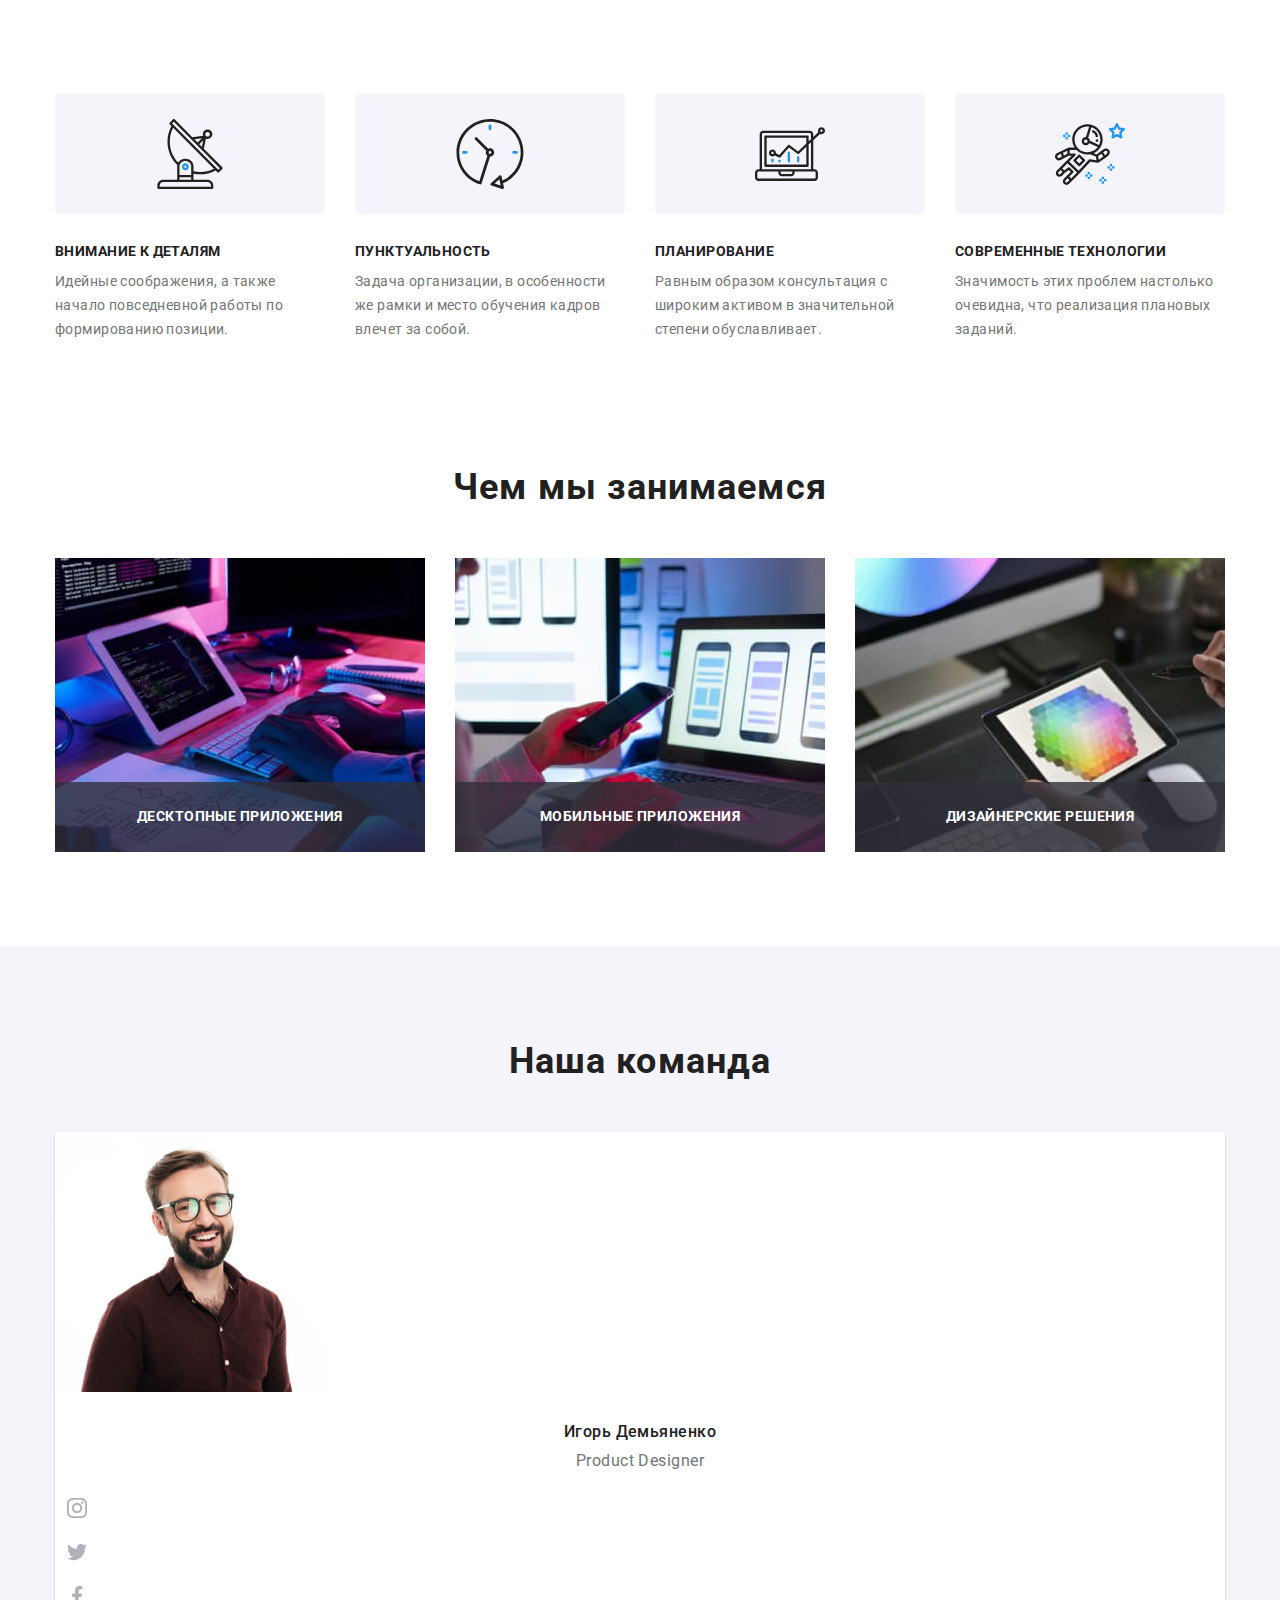
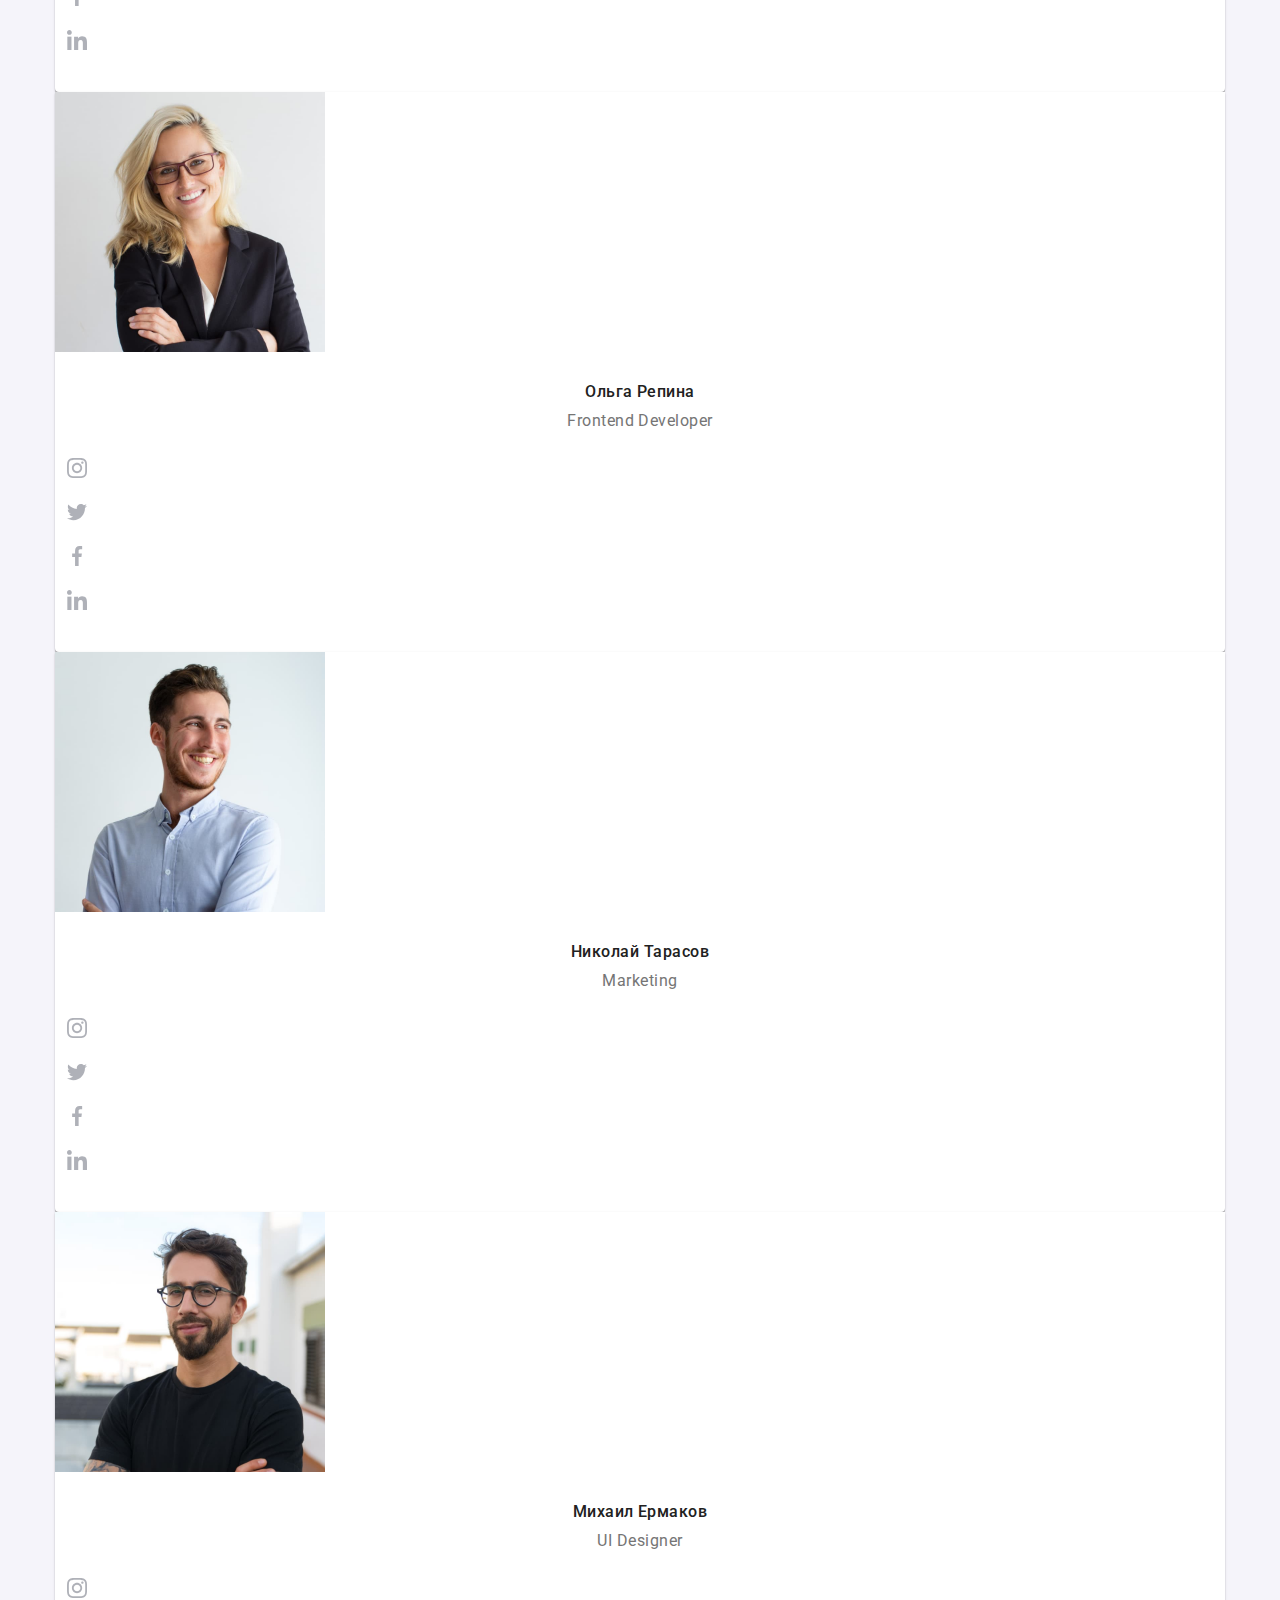
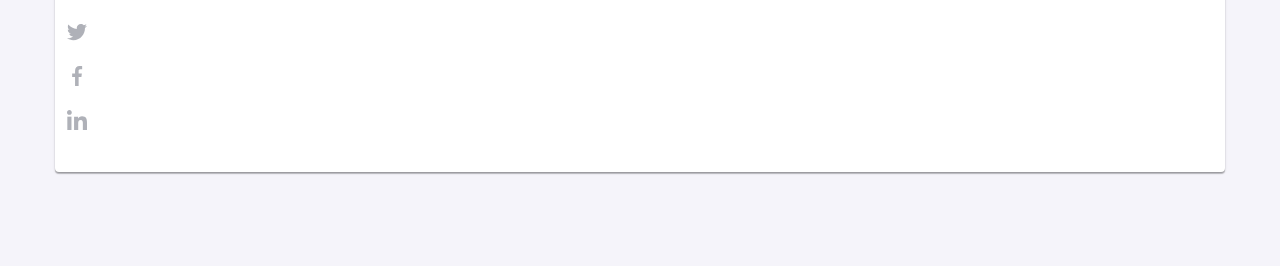
<file: index.html>
<!DOCTYPE html>
<html lang="en">
  <head>
    <meta charset="UTF-8" />
    <meta http-equiv="X-UA-Compatible" content="IE=edge" />
    <meta name="viewport" content="width=device-width, initial-scale=1.0" />
    <link rel="preconnect" href="https://fonts.googleapis.com" />
    <link rel="preconnect" href="https://fonts.gstatic.com" crossorigin />
    <link
      href="https://fonts.googleapis.com/css2?family=Raleway:wght@700&family=Roboto:wght@400;500;700;900&display=swap"
      rel="stylesheet"
    />
<meta name="viewport" content="width=device-width, initial-scale=1.0" />
    <title>WebStudio</title>

    <link
      rel="stylesheet"
      href="https://cdnjs.cloudflare.com/ajax/libs/modern-normalize/1.1.0/modern-normalize.min.css"
    />
    <link rel="stylesheet" href="./css/main.min.css">
  </head>
  <body>

<!-- ========= Header ======== -->

    <!-- <header>
      <div class="container header">
        
        <nav class="header__navigation">
          <a href="" class="logo link">Web<span class="logo-header">Studio</span></a>
          <ul class="list header__menu">
            <li class="header__menu-item">
              <a class="menu-item__link link active-list" href="./index.html">Студия</a>
            </li>
            <li class="header__menu-item">
              <a class="menu-item__link link" href="./portfolio.html">Портфолио</a>
            </li>
            <li class="header__menu-item">
              <a class="menu-item__link link" href="">Контакты</a>
            </li>
          </ul>
        </nav>

        <ul class="list header__contacts">
          <li class="header__contacts-item">
            <a href="https//mailto:info@devstudio.com" class="link contacts-item__link">
              <svg width="16" height="12" class="contacts-item__icon">
                <use href="./images/icons.svg#icon-envelope"></use>
              </svg>
              info@devstudio.com</a
            >
          </li>
          <li class="header__contacts-item">
            <a href="https//tel:+380961111111" class="link contacts-item__link">
              <svg width="10" height="16" class="contacts-item__icon">
                <use href="./images/icons.svg#icon-smartphone"></use>
              </svg>
              +38 096 111 11 11</a
            >
          </li>
        </ul>
      </div>
    </header> -->

    <main>
      <!-- Section hero -->
      <!-- <section>
        <div class="hero">
          <h1 class="hero__title">Эффективные решения для вашего бизнеса</h1>
          <button class="hero__btn" type="button" data-modal-open>Заказать услугу</button>
        </div>
      </section> -->

      <!-- Section 1 Features (Особенности) -->
      <section class="section">
        <div class="container">
          <ul class="list features">
            <li class="features__item">
              <div class="features__icon">
                <svg width="70" height="70">
                  <use href="./images/icons.svg#icon-antenna-1"></use>
                </svg>
              </div>
              <h3 class="features__title">внимание к деталям</h3>
              <p class="features__text">
                Идейные соображения, а также начало повседневной работы по формированию позиции.
              </p>
            </li>
            <li class="features__item">
              <div class="features__icon">
                <svg width="70" height="70">
                  <use href="./images/icons.svg#icon-clock-1"></use>
                </svg>
              </div>
              <h3 class="features__title">пунктуальность</h3>
              <p class="features__text">
                Задача организации, в особенности же рамки и место обучения кадров влечет за собой.
              </p>
            </li>
            <li class="features__item">
              <div class="features__icon">
                <svg width="70" height="70">
                  <use href="./images/icons.svg#icon-diagram-1"></use>
                </svg>
              </div>
              <h3 class="features__title">планирование</h3>
              <p class="features__text">
                Равным образом консультация с широким активом в значительной степени обуславливает.
              </p>
            </li>
            <li class="features__item">
              <div class="features__icon">
                <svg width="70" height="70">
                  <use href="./images/icons.svg#icon-astronaut-1"></use>
                </svg>
              </div>
              <h3 class="features__title">современные технологии</h3>
              <p class="features__text">
                Значимость этих проблем настолько очевидна, что реализация плановых заданий.
              </p>
            </li>
          </ul>
        </div>
      </section>

      <!-- Section 2 Чем мы занимаемся -->
      <section class="section section-align">
        <div class="container">

          <h2 class="title-sections">Чем мы занимаемся</h2>

          <ul class="list services">
            <li class="services__item">
              <a href="" class="services__item-link"
                ><img
                  src="./images/img.jpg"
                  alt="Руки лежат на клавиатуре перед монитором и планшетом"
                  width="370"
                />
                <div class="services__item-text"><p>Десктопные приложения</p></div>
              </a>
            </li>
            <li class="services__item">
              <a href="" class="services__item-link"
                ><img
                  src="./images/img2.jpg"
                  alt="Открытый ноутбук и телефон в правой руке"
                  width="370"
                />
                <div class="services__item-text"><p>Мобильные приложения</p></div></a
              >
            </li>
            <li class="services__item">
              <a href="" class="services__item-link"
                ><img 
                  src="./images/img3.jpg" 
                  alt="Планшет в руке" 
                  width="370" />
                <div class="services__item-text"><p>Дизайнерские решения</p></div></a
              >
            </li>
          </ul>
        </div>
      </section>

      <!-- Section 3 Team -->
      <section class="section main-team-container">
        <div class="container">

          <h2 class="title-sections">Наша команда</h2>

          <ul class="list team">
            <li class="team__item">
              <img src="./images/ihor_demyanienko.jpg" alt="Игорь Демьяненко" width="270" />

              <div class="employee-cards">
                <h3 class="employee-cards__name">Игорь Демьяненко</h3>
                <p class="employee-cards__profession">Product Designer</p>
                <ul class="employee-cards__social-link list">
                  <li>
                    <a href="" class="social-link__icon">
                      <svg width="20" height="20">
                        <use href="./images/icons.svg#icon-instagram"></use>
                      </svg>
                    </a>
                  </li>

                  <li>
                    <a href="" class="social-link__icon">
                      <svg width="20" height="20">
                        <use href="./images/icons.svg#icon-twitter"></use>
                      </svg>
                    </a>
                  </li>
                  <li>
                    <a href="" class="social-link__icon">
                      <svg width="20" height="20">
                        <use href="./images/icons.svg#icon-facebook"></use>
                      </svg>
                    </a>
                  </li>
                  <li>
                    <a href="" class="social-link__icon">
                      <svg width="20" height="20">
                        <use href="./images/icons.svg#icon-linkedin"></use>
                      </svg>
                    </a>
                  </li>
                </ul>
              </div>
            </li>
            <li class="team__item">
              <img src="./images/olga_repina.jpg" alt="Ольга Репина" width="270" />

              <div class="employee-cards">
                <h3 class="employee-cards__name">Ольга Репина</h3>
                <p class="employee-cards__profession">Frontend Developer</p>
                <ul class="employee-cards__social-link list">
                  <li>
                    <a href="" class="social-link__icon">
                      <svg width="20" height="20">
                        <use href="./images/icons.svg#icon-instagram"></use>
                      </svg>
                    </a>
                  </li>
                  <li>
                    <a href="" class="social-link__icon">
                      <svg width="20" height="20">
                        <use href="./images/icons.svg#icon-twitter"></use>
                      </svg>
                    </a>
                  </li>
                  <li>
                    <a href="" class="social-link__icon">
                      <svg width="20" height="20">
                        <use href="./images/icons.svg#icon-facebook"></use>
                      </svg>
                    </a>
                  </li>
                  <li>
                    <a href="" class="social-link__icon">
                      <svg width="20" height="20">
                        <use href="./images/icons.svg#icon-linkedin"></use>
                      </svg>
                    </a>
                  </li>
                </ul>
              </div>
            </li>

            <li class="team__item">
              <img src="./images/nikolai_tarasov.jpg" alt="Николай Тарасов" width="270" />

              <div class="employee-cards">
                <h3 class="employee-cards__name">Николай Тарасов</h3>
                <p class="employee-cards__profession">Marketing</p>
                <ul class="employee-cards__social-link list">
                  <li>
                    <a href="" class="social-link__icon">
                      <svg width="20" height="20">
                        <use href="./images/icons.svg#icon-instagram"></use>
                      </svg>
                    </a>
                  </li>
                  <li>
                    <a href="" class="social-link__icon">
                      <svg width="20" height="20">
                        <use href="./images/icons.svg#icon-twitter"></use>
                      </svg>
                    </a>
                  </li>
                  <li>
                    <a href="" class="social-link__icon">
                      <svg width="20" height="20">
                        <use href="./images/icons.svg#icon-facebook"></use>
                      </svg>
                    </a>
                  </li>
                  <li>
                    <a href="" class="social-link__icon">
                      <svg width="20" height="20">
                        <use href="./images/icons.svg#icon-linkedin"></use>
                      </svg>
                    </a>
                  </li>
                </ul>
              </div>
            </li>

            <li class="team__item">
              <img src="./images/mihail_ermakov.jpg" alt="Михаил Ермаков" width="270" />

              <div class="employee-cards">
                <h3 class="employee-cards__name">Михаил Ермаков</h3>
                <p class="employee-cards__profession">UI Designer</p>
                <ul class="employee-cards__social-link list">
                  <li>
                    <a href="" class="social-link__icon">
                      <svg width="20" height="20">
                        <use href="./images/icons.svg#icon-instagram"></use>
                      </svg>
                    </a>
                  </li>
                  <li>
                    <a href="" class="social-link__icon">
                      <svg width="20" height="20">
                        <use href="./images/icons.svg#icon-twitter"></use>
                      </svg>
                    </a>
                  </li>
                  <li>
                    <a href="" class="social-link__icon">
                      <svg width="20" height="20">
                        <use href="./images/icons.svg#icon-facebook"></use>
                      </svg>
                    </a>
                  </li>
                  <li>
                    <a href="" class="social-link__icon">
                      <svg width="20" height="20">
                        <use href="./images/icons.svg#icon-linkedin"></use>
                      </svg>
                    </a>
                  </li>
                </ul>
              </div>
            </li>
          </ul>
        </div>
      </section>

      <!-- Section 4 Клиенты -->

      <!-- <section class="section">
        <div class="container">

          <h2 class="title-sections">Постоянные клиенты</h2>

          <ul class="list clients">
            <li class="clients__item">
              <a href="" class="clients__item-link">
                <svg width="106" height="60"><use href="./images/icons.svg#icon-Logo" /></svg>
              </a>
            </li>
            <li class="clients__item">
              <a href="" class="clients__item-link">
                <svg width="106" height="60"><use href="./images/icons.svg#icon-Logo2" /></svg>
              </a>
            </li>
            <li class="clients__item">
              <a href="" class="clients__item-link">
                <svg width="106" height="60"><use href="./images/icons.svg#icon-Logo3" /></svg>
              </a>
            </li>
            <li class="clients__item">
              <a href="" class="clients__item-link">
                <svg width="106" height="60"><use href="./images/icons.svg#icon-Logo4" /></svg>
              </a>
            </li>
            <li class="clients__item">
              <a href="" class="clients__item-link">
                <svg width="106" height="60"><use href="./images/icons.svg#icon-Logo5" /></svg>
              </a>
            </li>
            <li class="clients__item">
              <a href="" class="clients__item-link">
                <svg width="106" height="60"><use href="./images/icons.svg#icon-Logo6" /></svg>
              </a>
            </li>
          </ul>
        </div>
      </section> -->

      <!-- Подвал -->
      <!-- <footer class="footer">
        <div class="container footer__parts">

          <div class="footer__contacts">
            <a href="" class="logo link">Web<span class="footer__logo">Studio</span></a>
            <address class="footer__adress">г. Киев, пр-т Леси Украинки, 26</address>
            <ul class="list">
              <li>
                <a class="footer__contacts-link link" href="https//mailto:info@example.com"
                  >info@example.com</a
                >
              </li>
              <li>
                <a class="footer__contacts-link link" href="https//tel:+380991111111"
                  >+38 099 111 11 11</a
                >
              </li>
            </ul>
          </div>

          <div class="footer__social">
            <p class="footer__social__text">присоединяйтесь</p>
            <ul class="footer__social__links list">
              <li>
                <a href="" class="footer__social__icon">
                  <svg width="20" height="20">
                    <use href="./images/icons.svg#icon-instagram"></use>
                  </svg>
                </a>
              </li>
              <li>
                <a href="" class="footer__social__icon">
                  <svg width="20" height="20">
                    <use href="./images/icons.svg#icon-twitter"></use>
                  </svg>
                </a>
              </li>
              <li>
                <a href="" class="footer__social__icon">
                  <svg width="20" height="20">
                    <use href="./images/icons.svg#icon-facebook"></use>
                  </svg>
                </a>
              </li>
              <li>
                <a href="" class="footer__social__icon">
                  <svg width="20" height="20">
                    <use href="./images/icons.svg#icon-linkedin"></use>
                  </svg>
                </a>
              </li>
            </ul>
          </div>

          <div class="footer__subscribe">
            <label for="subscribe" class="footer__subscribe__text">Подпишитесь на рассылку</label>
            <div class="footer__subscribe__form">
              
              <input type="email" name="user-email" id="subscribe" placeholder="E-mail" class="footer__subscribe__input">
            
              <button type="submit" class="footer__subscribe__btn">Подписаться<svg width="24" height="24" class="footer__subscribe__icon"><use href="./images/icons.svg#icon-send"></use></svg></button>
            </div>
          </div>
        </div>
      </footer> -->

    <!-- ================================= Backdrop =================================== -->


      <div class="backdrop is-hidden" data-modal>
        <div class="modal">
          <button type="button" class="modal__close" data-modal-close>
            <svg class="icon-close-modal" width="11" height="11">
              <use href="./images/icons.svg#icon-close-modal"></use>
            </svg>
          </button>

          <p class="modal__title">Оставьте свои данные, мы вам перезвоним</p>

          <form action="#" class="modal__form">

            
              <div class="form__label">
                
                <label for="user-name" class="form__label-text">Имя</label>

                <div class="input-wrap">
                  <input 
                    type="text" 
                    id="user-name"
                    name="user-name" 
                    required 
                    class="input-wrap__area"/>
                  <svg width="18" height="18" class="input-wrap__icon">
                    <use href="./images/icons.svg#icon-person-black-18dp-1"></use>
                  </svg>  
                </div> 
              </div>

              <div class="form__label">
               
                <label for="tel" class="form__label-text">Телефон</label>

                <div class="input-wrap">
                  <input 
                    type="tel" 
                    id="tel" 
                    name="user-tel" 
                    required 
                    class="input-wrap__area"/>
                  <svg width="18" height="18" class="input-wrap__icon">
                    <use href="./images/icons.svg#icon-phone-black-18dp-1">
                  </svg>
                </div>
              </div>

              <div class="form__label">

                <label for="email" class="form__label-text">Почта</label>

                <div class="input-wrap">
                  <input 
                    type="email" 
                    id="email" 
                    name="user-email" 
                    required 
                    class="input-wrap__area"/>
                  <svg width="18" height="18" class="input-wrap__icon">
                    <use href="./images/icons.svg#icon-email-black-18dp-1">
                  </svg>
                </div>
              </div>
            
              <div class="form__label">
                <div class="form__area-comments">
                  <label for="comments" class="form__label-text">Комментарий</label>
                    <textarea 
                      name="comments" 
                      id="comments" 
                      placeholder="Введите текст" 
                      class="form__label-comments"></textarea>
                </div>
              </div>
            
              <div class="modal-policy">
                <input 
                  type="checkbox" 
                  name="policy" 
                  id="policy"
                  class="modal-policy__check visually-hidden"/>
              <label for="policy" class="modal-policy__text"><span class="icon-check">
                <svg class="modal-policy__icon-check" width="11" height="8">
                  <use href="./images/icons.svg#icon-check"></use>
                </svg>
              </span>Соглашаюсь с рассылкой и принимаю&nbsp<a href="" class="agreement">Условия договора</a></label>
              </div>

            <button type="submit" class="modal-btn">Отправить</button>
          </form>
        </div>
      </div>
    </main>
    <script src="./js/modal.js"></script>
  </body>
</html>
</file>
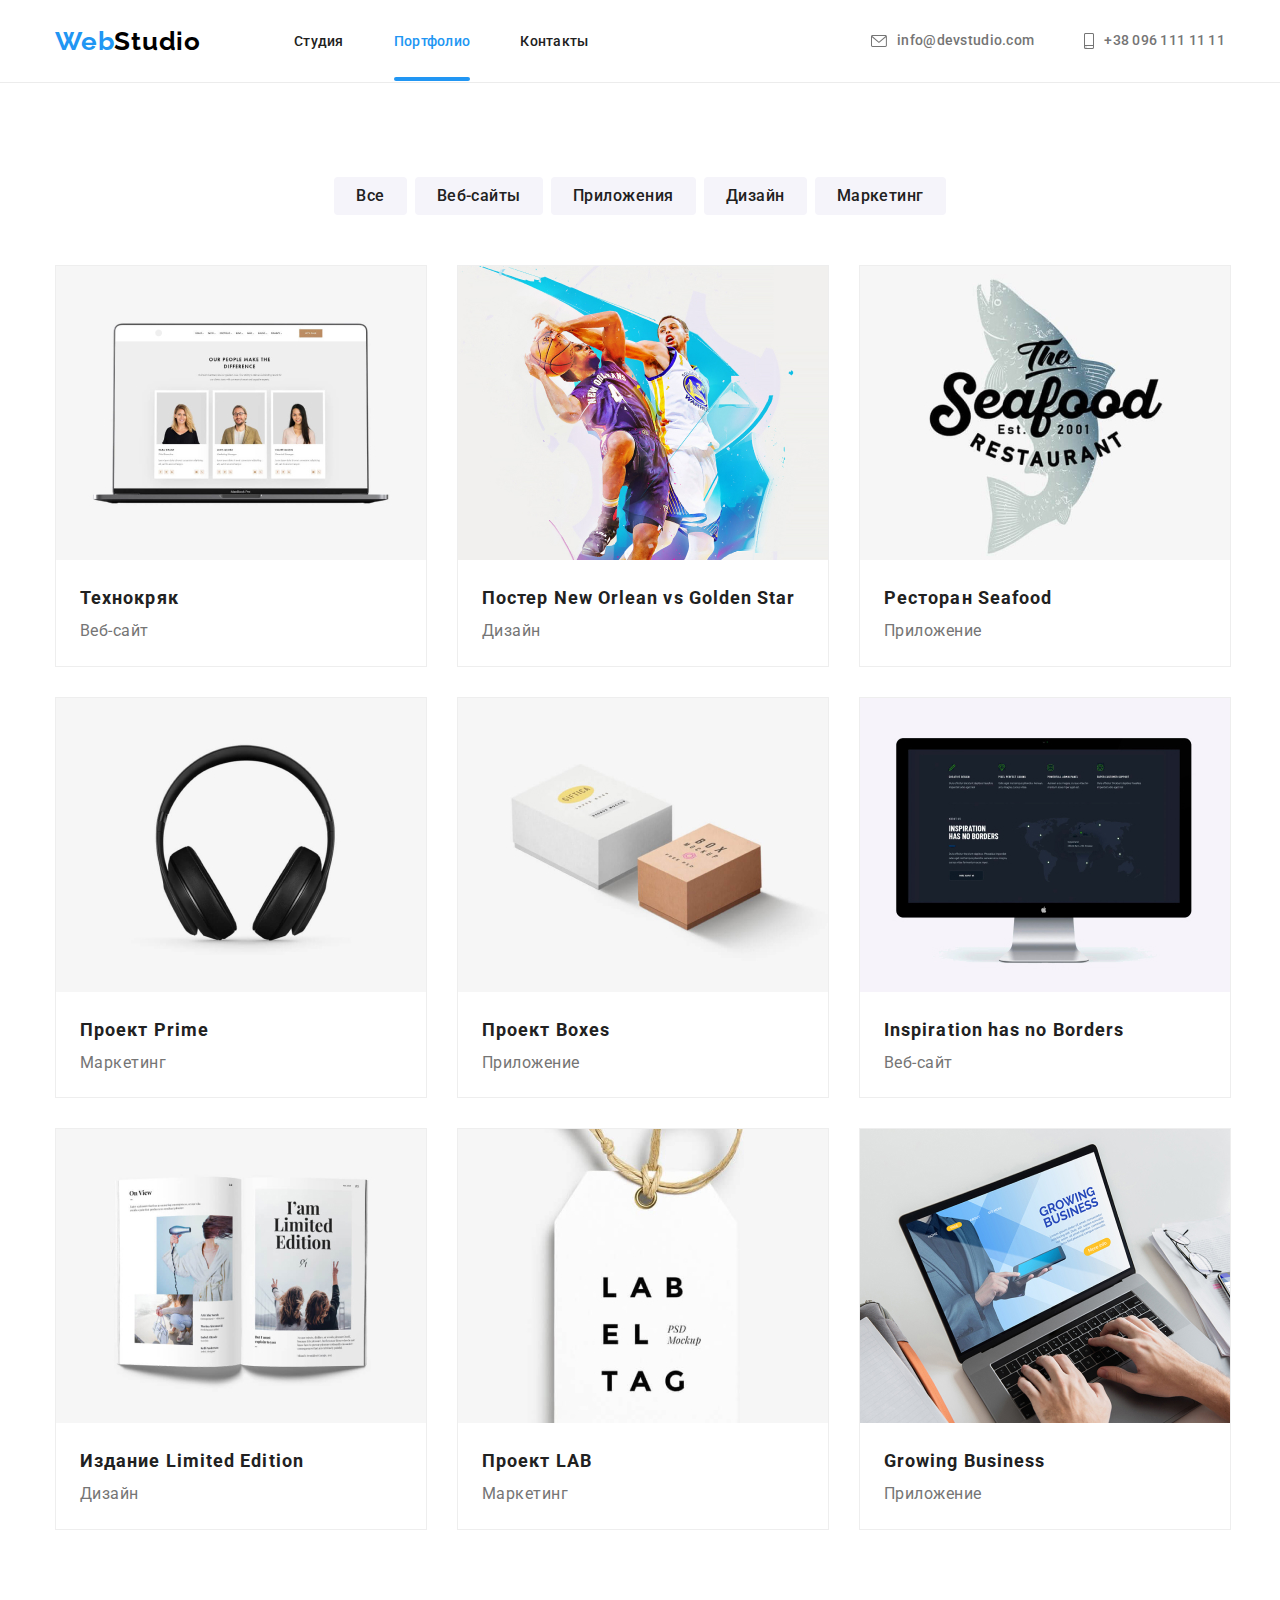
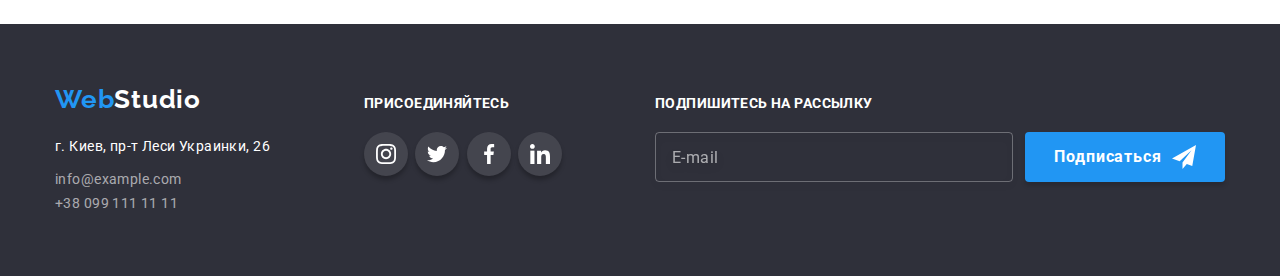
<file: portfolio.html>
<!DOCTYPE html>
<html lang="en">
  <head>
    <meta charset="UTF-8" />
    <meta http-equiv="X-UA-Compatible" content="IE=edge" />
    <meta name="viewport" content="width=device-width, initial-scale=1.0" />
    <link rel="preconnect" href="https://fonts.googleapis.com" />
    <link rel="preconnect" href="https://fonts.gstatic.com" crossorigin />
    <link
      href="https://fonts.googleapis.com/css2?family=Raleway:wght@700&family=Roboto:wght@400;500;700;900&display=swap"
      rel="stylesheet"
    />
    <title>WebStudio</title>
    <link
      rel="stylesheet"
      href="https://cdnjs.cloudflare.com/ajax/libs/modern-normalize/1.1.0/modern-normalize.min.css"
    />
    <link rel="stylesheet" href="./css/main.min.css" />
  </head>

  <body>
    <header>
      <div class="container header">
        <nav class="header__navigation">
          <a href="" class="logo link">Web<span class="logo-header">Studio</span></a>
          <ul class="list header__menu">
            <li class="header__menu-item">
              <a class="menu-item__link link" href="./index.html">Студия</a>
            </li>
            <li class="header__menu-item">
              <a class="menu-item__link link active-list" href="./portfolio.html">Портфолио</a>
            </li>
            <li class="header__menu-item">
              <a class="menu-item__link link" href="">Контакты</a>
            </li>
          </ul>
        </nav>

        <ul class="list header__contacts">
          <li class="header__contacts-item">
            <a href="https//mailto:info@devstudio.com" class="link contacts-item__link">
              <svg width="16" height="12" class="contacts-item__icon">
                <use href="./images/icons.svg#icon-envelope"></use>
              </svg>
              info@devstudio.com</a
            >
          </li>
          <li class="header__contacts-item">
            <a href="https//tel:+380961111111" class="link contacts-item__link">
              <svg width="10" height="16" class="contacts-item__icon">
                <use href="./images/icons.svg#icon-smartphone"></use>
              </svg>
              +38 096 111 11 11</a
            >
          </li>
        </ul>
      </div>
    </header>

    <main>
      <section class="section">
        <div class="container">
          <h1 class="visually-hidden">Наше Портфолио</h1>

          <ul class="list guide">
            <li class="guide__item">
              <button class="guide__item-btn" type="button">Все</button>
            </li>
            <li class="guide__item">
              <button class="guide__item-btn" type="button">Веб-сайты</button>
            </li>
            <li class="guide__item">
              <button class="guide__item-btn" type="button">Приложения</button>
            </li>
            <li class="guide__item">
              <button class="guide__item-btn" type="button">Дизайн</button>
            </li>
            <li class="guide__item">
              <button class="guide__item-btn" type="button">Маркетинг</button>
            </li>
          </ul>

          <ul class="list projects">
            <li class="projects__item">
              <a href="" class="link"
                ><div class="projects__item-wrap">
                  <img src="./images/tehnokryak.jpg" alt="Карточка Портфолио" width="370" />
                  <p class="projects__item-text">
                    Технокряк это современная площадка распространения коронавируса. Компании
                    используют эту платформу для цифрового шпионажа и атак на защищённые сервера
                    конкурентов.
                  </p>
                </div>
                <div class="projects__info">
                  <h2 class="projects__info-title">Технокряк</h2>
                  <p class="projects__info-text">Веб-сайт</p>
                </div></a
              >
            </li>

            <li class="projects__item">
              <a href="" class="link">
                <div class="projects__item-wrap">
                  <img
                    src="./images/poster_new_orlean.jpg"
                    alt="Баскетболисты с мячем"
                    width="370"
                  />
                  <p class="projects__item-text">
                    Технокряк это современная площадка распространения коронавируса. Компании
                    используют эту платформу для цифрового шпионажа и атак на защищённые сервера
                    конкурентов.
                  </p>
                </div>
                <div class="projects__info">
                  <h2 class="projects__info-title">Постер New Orlean vs Golden Star</h2>
                  <p class="projects__info-text">Дизайн</p>
                </div>
              </a>
            </li>

            <li class="projects__item">
              <a href="" class="link">
                <div class="projects__item-wrap">
                  <img src="./images/restoran.jpg" alt="Рыба" width="370" />
                  <p class="projects__item-text">
                    Технокряк это современная площадка распространения коронавируса. Компании
                    используют эту платформу для цифрового шпионажа и атак на защищённые сервера
                    конкурентов.
                  </p>
                </div>
                <div class="projects__info">
                  <h2 class="projects__info-title">Ресторан Seafood</h2>
                  <p class="projects__info-text">Приложение</p>
                </div>
              </a>
            </li>

            <li class="projects__item">
              <a href="" class="link">
                <div class="projects__item-wrap">
                  <img src="./images/project_prime.jpg" alt="Наушники" width="370" />
                  <p class="projects__item-text">
                    Технокряк это современная площадка распространения коронавируса. Компании
                    используют эту платформу для цифрового шпионажа и атак на защищённые сервера
                    конкурентов.
                  </p>
                </div>
                <div class="projects__info">
                  <h2 class="projects__info-title">Проект Prime</h2>
                  <p class="projects__info-text">Маркетинг</p>
                </div>
              </a>
            </li>

            <li class="projects__item">
              <a href="" class="link">
                <div class="projects__item-wrap">
                  <img src="./images/project_boxes.jpg" alt="Две коробки" width="370" />
                  <p class="projects__item-text">
                    Технокряк это современная площадка распространения коронавируса. Компании
                    используют эту платформу для цифрового шпионажа и атак на защищённые сервера
                    конкурентов.
                  </p>
                </div>
                <div class="projects__info">
                  <h2 class="projects__info-title">Проект Boxes</h2>
                  <p class="projects__info-text">Приложение</p>
                </div>
              </a>
            </li>

            <li class="projects__item">
              <a href="" class="link">
                <div class="projects__item-wrap">
                  <img src="./images/inspiration.jpg" alt="Изобраэение на мониторе" width="370" />
                  <p class="projects__item-text">
                    Технокряк это современная площадка распространения коронавируса. Компании
                    используют эту платформу для цифрового шпионажа и атак на защищённые сервера
                    конкурентов.
                  </p>
                </div>
                <div class="projects__info">
                  <h2 class="projects__info-title">Inspiration has no Borders</h2>
                  <p class="projects__info-text">Веб-сайт</p>
                </div>
              </a>
            </li>

            <li class="projects__item">
              <a href="" class="link">
                <div class="projects__item-wrap">
                  <img src="./images/limited_edition.jpg" alt="Раскрытая книга" width="370" />
                  <p class="projects__item-text">
                    Технокряк это современная площадка распространения коронавируса. Компании
                    используют эту платформу для цифрового шпионажа и атак на защищённые сервера
                    конкурентов.
                  </p>
                </div>
                <div class="projects__info">
                  <h2 class="projects__info-title">Издание Limited Edition</h2>
                  <p class="projects__info-text">Дизайн</p>
                </div>
              </a>
            </li>

            <li class="projects__item">
              <a href="" class="link">
                <div class="projects__item-wrap">
                  <img src="./images/project_lab.jpg" alt="Бирка" width="370" />
                  <p class="projects__item-text">
                    Технокряк это современная площадка распространения коронавируса. Компании
                    используют эту платформу для цифрового шпионажа и атак на защищённые сервера
                    конкурентов.
                  </p>
                </div>
                <div class="projects__info">
                  <h2 class="projects__info-title">Проект LAB</h2>
                  <p class="projects__info-text">Маркетинг</p>
                </div>
              </a>
            </li>

            <li class="projects__item">
              <a href="" class="link">
                <div class="projects__item-wrap">
                  <img src="./images/growing.jpg" alt="Ноутбук" width="370" />
                  <p class="projects__item-text">
                    Технокряк это современная площадка распространения коронавируса. Компании
                    используют эту платформу для цифрового шпионажа и атак на защищённые сервера
                    конкурентов.
                  </p>
                </div>
                <div class="projects__info">
                  <h2 class="projects__info-title">Growing Business</h2>
                  <p class="projects__info-text">Приложение</p>
                </div>
              </a>
            </li>
          </ul>
        </div>
      </section>
    </main>

    <footer class="footer">
      <div class="container footer__parts">
        <div class="footer__contacts">
          <a href="" class="logo link">Web<span class="footer__logo">Studio</span></a>
          <address class="footer__adress">г. Киев, пр-т Леси Украинки, 26</address>
          <ul class="list">
            <li>
              <a class="footer__contacts-link link" href="https//mailto:info@example.com"
                >info@example.com</a
              >
            </li>
            <li>
              <a class="footer__contacts-link link" href="https//tel:+380991111111"
                >+38 099 111 11 11</a
              >
            </li>
          </ul>
        </div>

        <div class="footer__social">
          <p class="footer__social__text">присоединяйтесь</p>
          <ul class="footer__social__links list">
            <li>
              <a href="" class="footer__social__icon">
                <svg width="20" height="20">
                  <use href="./images/icons.svg#icon-instagram"></use>
                </svg>
              </a>
            </li>
            <li>
              <a href="" class="footer__social__icon">
                <svg width="20" height="20">
                  <use href="./images/icons.svg#icon-twitter"></use>
                </svg>
              </a>
            </li>
            <li>
              <a href="" class="footer__social__icon">
                <svg width="20" height="20">
                  <use href="./images/icons.svg#icon-facebook"></use>
                </svg>
              </a>
            </li>
            <li>
              <a href="" class="footer__social__icon">
                <svg width="20" height="20">
                  <use href="./images/icons.svg#icon-linkedin"></use>
                </svg>
              </a>
            </li>
          </ul>
        </div>

        <div class="footer__subscribe">
          <label for="subscribe" class="footer__subscribe__text">Подпишитесь на рассылку</label>
          <div class="footer__subscribe__form">
            <input
              type="email"
              name="user-email"
              id="subscribe"
              placeholder="E-mail"
              class="footer__subscribe__input"
            />

            <button type="submit" class="footer__subscribe__btn">
              Подписаться<svg width="24" height="24" class="footer__subscribe__icon">
                <use href="./images/icons.svg#icon-send"></use>
              </svg>
            </button>
          </div>
        </div>
      </div>
    </footer>
  </body>
</html>
</file>
<file: css/main.min.css>
body{font-family:'Roboto', 'Raleway', 'sans-serif';color:#757575}.visually-hidden{position:absolute;white-space:nowrap;width:1px;height:1px;overflow:hidden;border:0;padding:0;clip:rect(0 0 0 0);clip-path:inset(50%);margin:-1px}.container{padding-left:15px;padding-right:15px;margin:auto}@media screen and (max-width: 480px){.container{max-width:480px}}@media screen and (min-width: 768px){.container{max-width:768px}}@media screen and (min-width: 1200px){.container{max-width:1200px}}p,h1,h2,h3,h4,h5,h6{margin:0}ul{margin:0;padding:0}.section{padding-top:94px;padding-bottom:94px}@media screen and (max-width: 1199px){.section{padding-bottom:30px}}.section-align{padding-top:0}img{display:block;max-width:100%}.list{list-style:none}.link{text-decoration:none;color:inherit}header{border-bottom:1px solid #ececec}.header{display:flex;align-items:center}.header__navigation{display:flex;align-items:center}.header__menu{display:flex}.header__menu-item{padding-top:32px;padding-bottom:32px}.header__menu-item:not(:last-child){margin-right:50px}.header__contacts{display:flex;margin-left:auto}.header__contacts-item:not(:last-child){margin-right:50px}.menu-item__link{position:relative;padding-top:32px;padding-bottom:32px;font-weight:500;font-size:14px;line-height:1.14;letter-spacing:.02em;color:#212121;transition:color 250ms cubic-bezier(0.4, 0, 0.2, 1) 0ms}.menu-item__link:hover,.menu-item__link:focus{color:#2196f3}.active-list{color:#2196f3}.active-list::after{position:absolute;display:block;width:100%;height:4px;bottom:0;content:'';background:#2196f3;border-radius:2px}.contacts-item__icon{margin-right:10px;fill:currentColor}.contacts-item__icon:hover,.contacts-item__icon:focus{fill:currentColor;box-shadow:0px 4px 4px rgba(0,0,0,0.25)}.contacts-item__link{display:flex;align-items:center;padding-top:24px;padding-bottom:25px;font-weight:500;font-size:14px;line-height:1.14;letter-spacing:.02em;color:#757575;transition-property:color;transition-duration:250ms;transition-timing-function:cubic-bezier(0.4, 0, 0.2, 1)}.contacts-item__link:hover,.contacts-item__link:focus{color:#2196f3}.hero{display:flex;flex-direction:column;align-items:center;padding-bottom:200px;padding-top:200px;max-width:1600px;max-height:600px;margin-left:auto;margin-right:auto;background-image:linear-gradient(to right, rgba(47,48,58,0.4), rgba(47,48,58,0.4)),url(../images/background_img.jpg);background-repeat:no-repeat;background-size:cover;background-color:#2f303a}.hero__title{margin-bottom:30px;text-align:center;width:696px;font-weight:900;font-size:44px;line-height:1.36;letter-spacing:.06em;text-transform:uppercase;color:#fff}.hero__btn{box-shadow:0px 4px 4px rgba(0,0,0,0.15);border-radius:4px;padding:10px 32px;font-family:inherit;font-style:normal;font-weight:700;font-size:16px;line-height:1.87;letter-spacing:.06em;color:#fff;background-color:#2196f3;cursor:pointer;border:none}.features{max-width:450px;margin-left:auto;margin-right:auto}@media screen and (min-width: 768px){.features{max-width:768px;display:flex;flex-wrap:wrap}.features__item:nth-child(2n){margin-left:30px}}@media screen and (min-width: 1200px){.features{max-width:1200px;display:flex;margin-left:-30px}.features__item:not(last-child){margin-left:30px}}.features__icon{display:flex;align-items:center;justify-content:center;height:120px;background:#f5f4fa;border-radius:4px;margin-bottom:30px}.features__item{margin-bottom:30px}@media screen and (max-width: 480px){.features__item{max-width:450px}}@media screen and (min-width: 768px){.features__item{width:354px}}@media screen and (min-width: 1200px){.features__item{width:270px}}.features__title{margin-bottom:10px;color:#212121;font-weight:bold;font-size:14px;line-height:1.14;letter-spacing:.03em;text-transform:uppercase}@media screen and (max-width: 767px){.features__title{text-align:center}}.features__text{font-weight:400;font-size:14px;line-height:1.71;letter-spacing:.03em}.services{display:flex;flex-wrap:wrap}@media screen and (max-width: 1199px){.services{display:none}}.services__item-link{display:flex;align-items:end;position:relative}.services__item-text{position:absolute;text-align:center;padding-top:27px;padding-bottom:27px;width:100%;background:rgba(47,48,58,0.8);font-weight:bold;font-size:14px;line-height:1.14;letter-spacing:.03em;text-transform:uppercase;color:#ffffff}.services__item:not(:last-child){margin-right:30px}.title-sections{text-align:center;margin-bottom:50px;color:#212121;font-size:36px;line-height:1.17;letter-spacing:0.03em}@media screen and (max-width: 1199px){.title-sections{display:none}}.title-sections{text-align:center;margin-bottom:50px;color:#212121;font-size:36px;line-height:1.17;letter-spacing:0.03em}.main-team-container{background-color:#f5f4fa}@media screen and (max-width: 480px){.team{max-width:480px}}.team__item{background:#ffffff;box-shadow:0px 1px 3px rgba(0,0,0,0.12),0px 1px 1px rgba(0,0,0,0.14),0px 2px 1px rgba(0,0,0,0.2);border-radius:0px 0px 4px 4px}@media screen and (max-width: 480px){.team__item{max-width:450px;height:622px;margin-bottom:30px}}.employee-cards{padding-top:30px;padding-bottom:30px;text-align:center}.employee-cards__name{padding-bottom:10px;color:#212121;font-weight:500;font-size:16px;line-height:1.19;letter-spacing:.03em}.employee-cards__profession{color:#757575;font-weight:400;font-size:16px;line-height:1.19;letter-spacing:.03em;padding-bottom:16px}@media screen and (max-width: 480px){.employee-cards__social-link{width:206px;display:flex;justify-content:space-around;margin-left:auto;margin-right:auto}}.social-link__icon{display:flex;justify-content:center;align-items:center;width:44px;height:44px;fill:#afb1b8;transition-property:fill, box-shadow, background;transition-duration:250ms;transition-timing-function:cubic-bezier(0.4, 0, 0.2, 1);border-radius:50%}.clients{display:flex;justify-content:space-between}.clients__item-link{display:flex;justify-content:center;align-items:center;width:170px;height:92px;border:1px solid #afb1b8;fill:#afb1b8;transition-property:fill, box-shadow, background;transition-duration:250ms;transition-timing-function:cubic-bezier(0.4, 0, 0.2, 1);border-radius:4px}.clients__item-link:hover,.clients__item-link:focus{display:flex;justify-content:center;align-items:center;width:170px;height:92px;border:1px solid #2196f3;box-sizing:border-box;border-radius:4px;fill:#2196f3}.footer{padding-top:60px;padding-bottom:60px;background-color:#2f303a}.footer__parts{display:flex}.footer__logo{color:#ffffff}.footer__adress{margin-top:20px;margin-bottom:9px;font-style:normal;font-weight:400;font-size:14px;line-height:1.71;letter-spacing:.03em;color:#ffffff}.footer__contacts-link{font-weight:400;font-size:14px;line-height:1.71;letter-spacing:.03em;color:rgba(255,255,255,0.6)}.footer__social{width:206px;margin-left:70px;margin-top:12px}.footer__social__text{margin-bottom:20px;font-weight:700;font-size:14px;line-height:1.14;letter-spacing:.03em;text-transform:uppercase;color:#ffffff}.footer__social__links{display:flex;justify-content:space-between}.footer__social__icon{display:flex;justify-content:center;align-items:center;width:44px;height:44px;fill:#ffffff;background:rgba(255,255,255,0.1);box-shadow:0px 4px 4px rgba(0,0,0,0.25);transition-property:fill, box-shadow, background;transition-duration:250ms;transition-timing-function:cubic-bezier(0.4, 0, 0.2, 1);border-radius:50%}.footer__social__icon:hover,.footer__social__icon:focus{display:flex;justify-content:center;align-items:center;width:44px;height:44px;fill:#ffffff;background:#2196f3;box-shadow:0px 4px 4px rgba(0,0,0,0.25);border-radius:50%}.footer__subscribe{flex-direction:column;margin-left:93px}.footer__subscribe__text{font-weight:700;font-size:14px;line-height:1.14;letter-spacing:.03em;text-transform:uppercase;color:#fff;margin-top:12px;display:block}.footer__subscribe__form{display:flex;justify-content:space-between;margin-top:20px}.footer__subscribe__input{width:358px;height:50px;border:1px solid rgba(255,255,255,0.3);filter:drop-shadow(0px 4px 4px rgba(0,0,0,0.15));border-radius:4px;background-color:inherit;padding-left:16px;color:#ffffff;outline:none}.footer__subscribe__input::placeholder{font-weight:400;font-size:16px;line-height:1.25;letter-spacing:.03em;color:rgba(255,255,255,0.6)}.footer__subscribe__btn{width:200px;height:50px;background-color:#2196f3;box-shadow:0px 4px 4px rgba(0,0,0,0.15);border-radius:4px;cursor:pointer;font-weight:700;font-size:16px;line-height:1.87;letter-spacing:.06em;color:#fff;margin-left:12px;border:none;display:flex;align-items:center;justify-content:center}.footer__subscribe__icon{margin-left:10px}.guide{justify-content:center;display:flex;margin-bottom:50px}.guide__item-btn{border-radius:4px;padding:6px 22px;color:#212121;background-color:#f5f4fa;font-family:inherit;font-weight:500;font-size:16px;line-height:1.62;letter-spacing:.03em;cursor:pointer;border:none;transition-property:color, background;transition-duration:250ms;transition-timing-function:cubic-bezier(0.4, 0, 0.2, 1)}.guide__item:not(:last-child){margin-right:8px}.guide__item-btn:hover,.guide__item-btn:focus{color:#fff;background-color:#2196f3;box-shadow:0px 3px 1px rgba(0,0,0,0.1),0px 1px 2px rgba(0,0,0,0.08),0px 2px 2px rgba(0,0,0,0.12);border-radius:4px}.projects{display:flex;flex-wrap:wrap;margin-right:-30px;margin-bottom:-30px}.projects__item{border:1px solid #eeeeee;margin-right:30px;margin-bottom:30px;transition-property:box-shadow, background;transition-duration:250ms;transition-timing-function:cubic-bezier(0.4, 0, 0.2, 1)}.projects__item:hover .projects__item-text{transform:translateY(0)}.projects__item:hover,.projects__item:focus{background:#ffffff;border:1px solid #eeeeee;box-sizing:border-box;box-shadow:0px 1px 1px rgba(0,0,0,0.12),0px 4px 4px rgba(0,0,0,0.06),1px 4px 6px rgba(0,0,0,0.16)}.projects__item:nth-child(3n+0){margin-right:0}.projects__item-text{position:absolute;top:0;left:0;height:100%;padding:63px 24px;font-weight:400;font-size:18px;line-height:1.55;letter-spacing:.03em;color:#ffffff;background:rgba(33,150,243,0.9);overflow:auto;transform:translateY(100%);transition-property:transform, box-shadow, background;transition-duration:250ms;transition-timing-function:cubic-bezier(0.4, 0, 0.2, 1)}.projects__item-wrap{position:relative;overflow:hidden}.projects__info{padding:20px 0 20px 24px}.projects__info-title{color:#212121;font-weight:700;font-size:18px;line-height:2;letter-spacing:.06em}.projects__info-text{font-weight:400;font-size:16px;line-height:1.85;letter-spacing:.03em}.backdrop{width:100vw;height:100vh;background:rgba(0,0,0,0.2);position:fixed;top:0%;transition:opacity 500ms, visibility 500ms}.modal{width:528px;min-height:581px;background:#ffffff;box-shadow:0px 1px 3px rgba(0,0,0,0.12),0px 1px 1px rgba(0,0,0,0.14),0px 2px 1px rgba(0,0,0,0.2);border-radius:4px;position:absolute;top:50%;left:50%;transform:skew(0);transform:translate(-50%, -50%);transition:transform 500ms;padding:40px}.modal__close{width:30px;height:30px;border-radius:50%;background:#ffffff;border:1px solid rgba(0,0,0,0.1);position:absolute;top:8px;right:8px;display:flex;align-items:center;justify-content:center;cursor:pointer;outline:none;transition:fill 250ms cubic-bezier(0.4, 0, 0.2, 1)}.modal__close:hover,.modal__close:focus{fill:#2196f3;transition:fill 250ms cubic-bezier(0.4, 0, 0.2, 1)}.modal__title{font-weight:700;font-size:20px;line-height:1.15;text-align:center;letter-spacing:0.03em;margin-bottom:12px;color:#212121}.is-hidden .modal{transform:translateX(1500px) skew(75deg);transition:transform 500ms cubic-bezier(0.17, 0.67, 0.83, 0.67)}.is-hidden{visibility:hidden;opacity:0;pointer-events:none}.input-wrap{position:relative}.input-wrap__icon{position:absolute;top:50%;left:15px;transform:translateY(-50%);transition:fill 250ms cubic-bezier(0.4, 0, 0.2, 1)}.input-wrap__area:focus{border-color:#2196f3;transition:border-color 250ms cubic-bezier(0.4, 0, 0.2, 1)}.input-wrap__area:focus+.input-wrap__icon{fill:#2196f3;transition:fill 250ms cubic-bezier(0.4, 0, 0.2, 1)}.input-wrap__area{width:100%;height:40px;border:1px solid rgba(33,33,33,0.2);border-radius:4px;padding-left:42px;padding-right:10px;outline:none;transition:border-color 250ms cubic-bezier(0.4, 0, 0.2, 1)}.form__label-text{display:block;margin-bottom:4px;font-size:12px;line-height:1.16;letter-spacing:0.01em;margin-top:10px;color:#757575}.form__label-comments{width:100%;height:120px;padding:12px 16px;resize:none;border:1px solid rgba(33,33,33,0.2);border-radius:4px;outline:none}.form__label-comments:focus{border-color:#2196f3;transition:border-color 250ms cubic-bezier(0.4, 0, 0.2, 1)}.form__label-comments::placeholder{font-size:14px;line-height:1.14;letter-spacing:0.01em;color:rgba(117,117,117,0.5)}.modal-policy__text{font-size:14px;line-height:1.71;letter-spacing:0.03em;color:#757575;display:flex;align-items:center;justify-content:center}.modal-btn{width:200px;height:50px;font-weight:700;font-size:16px;line-height:1.87;letter-spacing:0.06em;color:#fff;box-shadow:0px 4px 4px rgba(0,0,0,0.15);border-radius:4px;border:none;cursor:pointer;background-color:#2196f3;padding:auto;display:block;margin:0 auto}.agreement{color:#2196f3;font-family:inherit;font-size:14px;line-height:1.71;letter-spacing:0.03em}.modal-policy{margin-top:20px;margin-bottom:30px}.icon-check{width:16px;height:15px;border-radius:2px;border:1px solid #212121;display:flex;justify-content:center;align-items:center;margin-right:7px}.modal-policy__icon-check{fill:#ffffff}.modal-policy__check:checked+.modal-policy__text .icon-check{background:#2196f3;border-radius:2px;border:none}.logo{margin-right:93px;color:#2196f3;font-family:Raleway;font-weight:700;font-size:26px;line-height:1.19;letter-spacing:.03em}.logo-header{color:#000000}
/*# sourceMappingURL=main.min.css.map */
</file>
